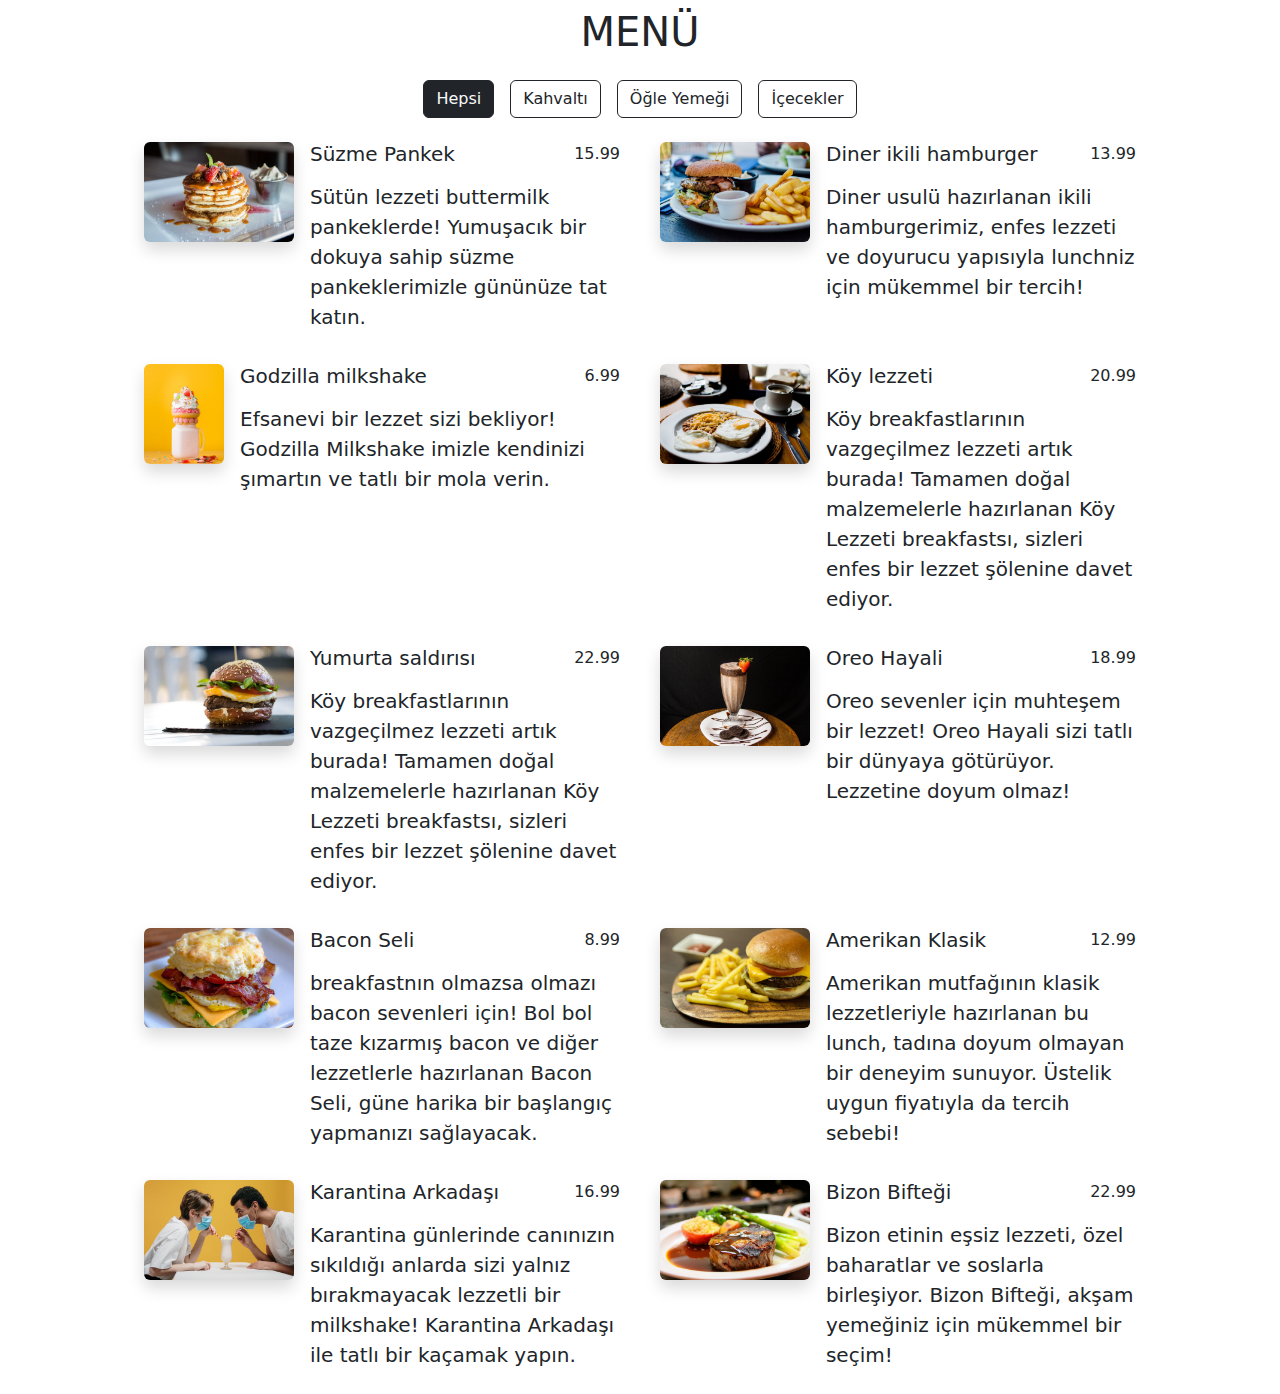
<file: index.html>
<!DOCTYPE html>
<html lang="en">
<head>
    <meta charset="UTF-8">
    <meta name="viewport" content="width=device-width, initial-scale=1.0">
    <title>Document</title>
    <link rel="stylesheet" 
    href="https://cdnjs.cloudflare.com/ajax/libs/bootstrap/5.3.0/css/bootstrap.min.css">

    <link rel="stylesheet" href="style.css">
</head>
<body class="p-2">
    <div>
        <h1 class="text-center">MENÜ</h1>
        <div 
        id="buttons-area"
        class="d-flex justify-content-center gap-3 my-4">
            
        </div>
       
    </div>
     
     <!-- menu alanı -->
   

     <div

      id="menu-container"
      class="row row-cols-1 row-cols-md-2 justify-content-center gap-3">
        <!-- menu crd -->
         

    
        
     </div>

     




    <!-- java -->
    <script src="main.js" type="module"></script>
</body>
</html>
</file>
<file: style.css>
#card{
    max-width: 500px;
}

#card img{
    width: 150px;
    height: 100px;
}

@media (max-width:760px) {
    #card{
        max-width: 400px;
    }
    #card img{
        width: 100%;
        height: 240px;
    }
}
</file>
